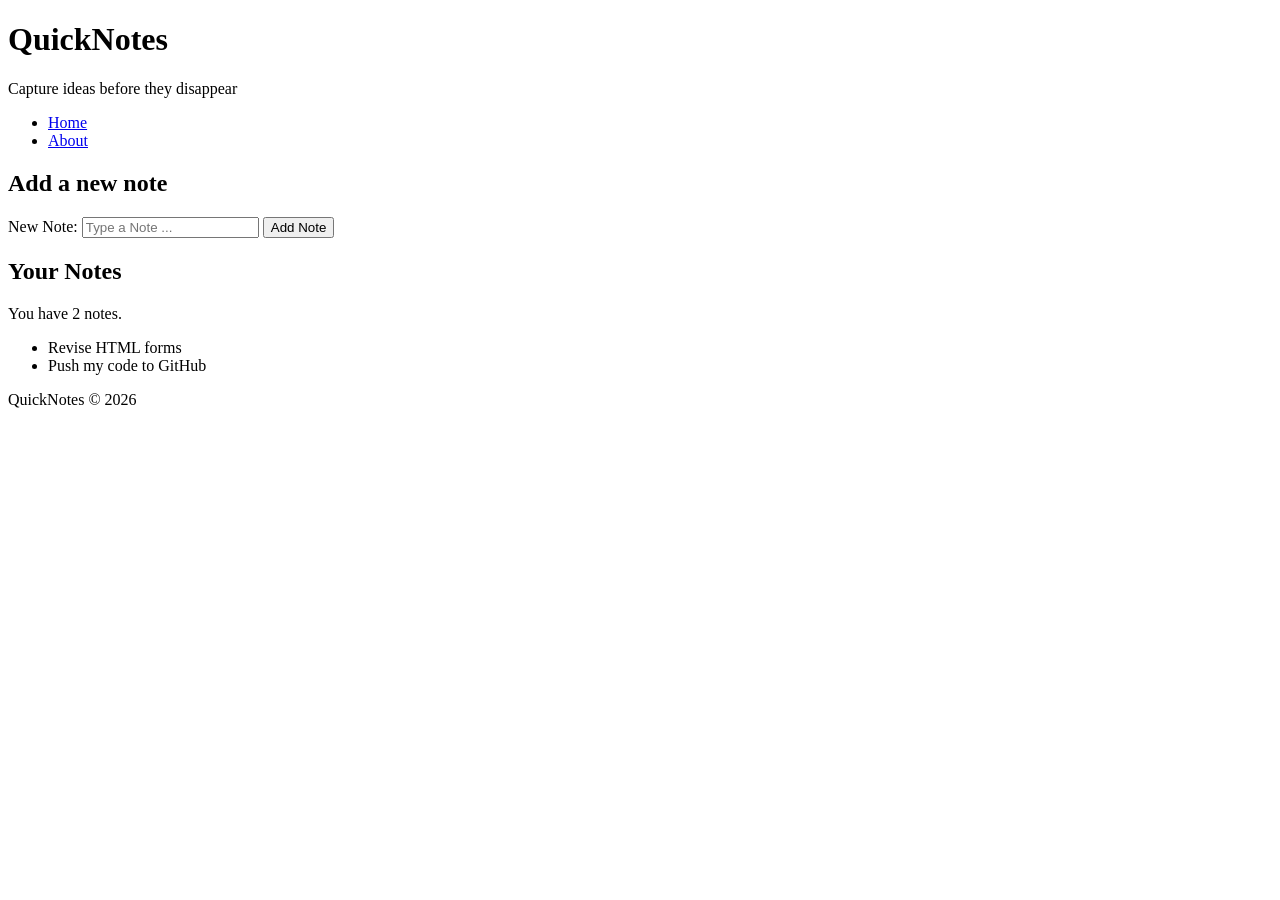
<file: day1/index.html>
<!DOCTYPE html>
<html lang="en">
<head>
    <meta charset="UTF-8">
    <meta name="viewport" content="width=device-width, initial-scale=1.0">
    <title>QuickNotes</title>
</head>
<body>
    <header>
        <h1>QuickNotes</h1>
        <p>Capture ideas before they disappear </p>
        <nav>
            <ul>
                <li><a href="index.html">Home</a></li>
                <li><a href="about.html">About</a></li>
            </ul>
            </nav>
    </header>
<main>
    <section>
        <h2>Add a new note</h2>
        <form id="note-form">
            <label for="note-input">New Note:</label>
            <input type="text" id="note-input" placeholder="Type a Note ...">
            <button type="submit">Add Note</button>
        </form>
    </section>

    <section>
        <h2>Your Notes</h2>
        <p id="note-count">You have 2 notes.</p>
        <ul id="notes-list">
            <li>Revise HTML forms</li>
            <li>Push my code to GitHub</li>
        </ul>
    </section>

</main>
    <footer>
        <p>QuickNotes &copy; 2026</p>
    </footer>
</body>
</html>
</file>
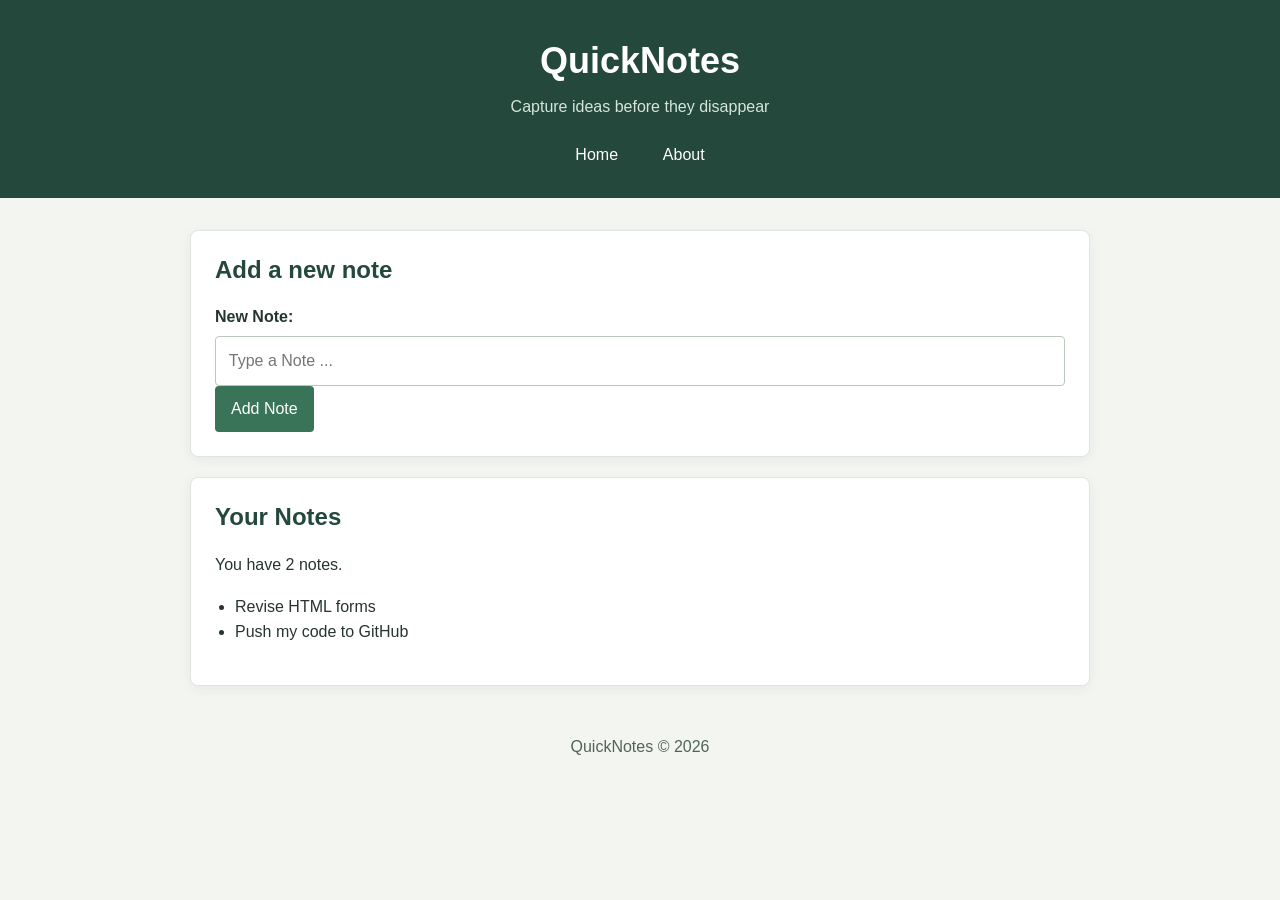
<file: day2/index.html>
<!DOCTYPE html>
<html lang="en">
<head>
    <meta charset="UTF-8">
    <meta name="viewport" content="width=device-width, initial-scale=1.0">
    <title>QuickNotes</title>
    <link rel="stylesheet" href="style.css">
</head>
<body>
    <header>
        <h1>QuickNotes</h1>
        <p>Capture ideas before they disappear </p>
        <nav>
            <ul>
                <li><a href="index.html">Home</a></li>
                <li><a href="about.html">About</a></li>
            </ul>
        </nav>
    </header>
    <main>
        <section>
            <h2>Add a new note</h2>
            <form id="note-form">
                <label for="note-input">New Note:</label>
                <input type="text" id="note-input" placeholder="Type a Note ...">
                <button type="submit">Add Note</button>
            </form>
        </section>

        <section>
            <h2>Your Notes</h2>
            <p id="note-count">You have 2 notes.</p>
            <ul id="notes-list">
                <li>Revise HTML forms</li>
                <li>Push my code to GitHub</li>
            </ul>
        </section>

    </main>
    <footer>
        <p>QuickNotes &copy; 2026</p>
    </footer>
</body>
</html>
</file>
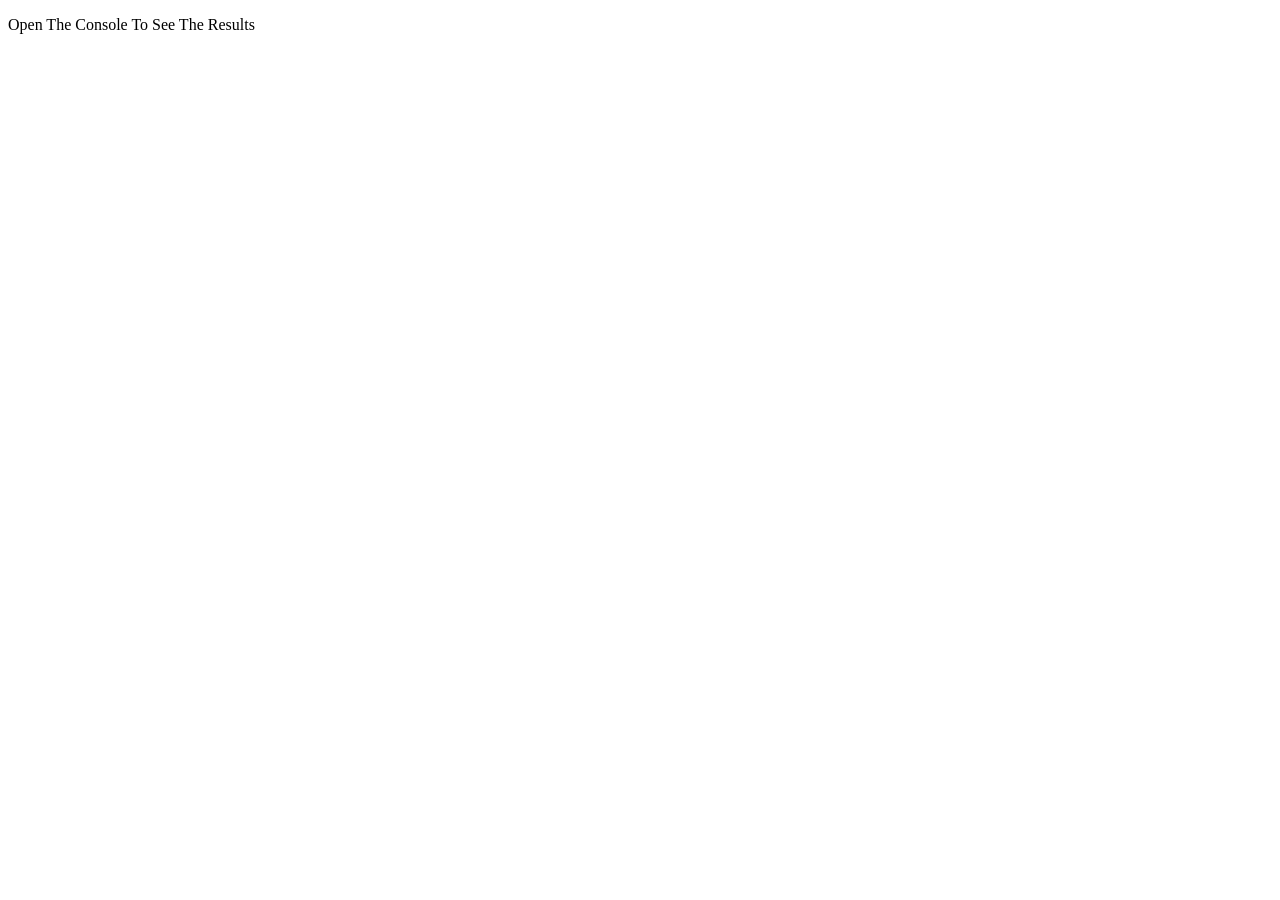
<file: day3/index.html>
<!DOCTYPE html>
<html lang="en">
<head>
    <meta charset="UTF-8">
    <meta name="viewport" content="width=device-width, initial-scale=1.0">
    <title>Notes Toolkit</title>
    <script src="script.js" defer></script>
</head>
<body>
    <p> Open The Console To See The Results </p>
</body>
</html>
</file>
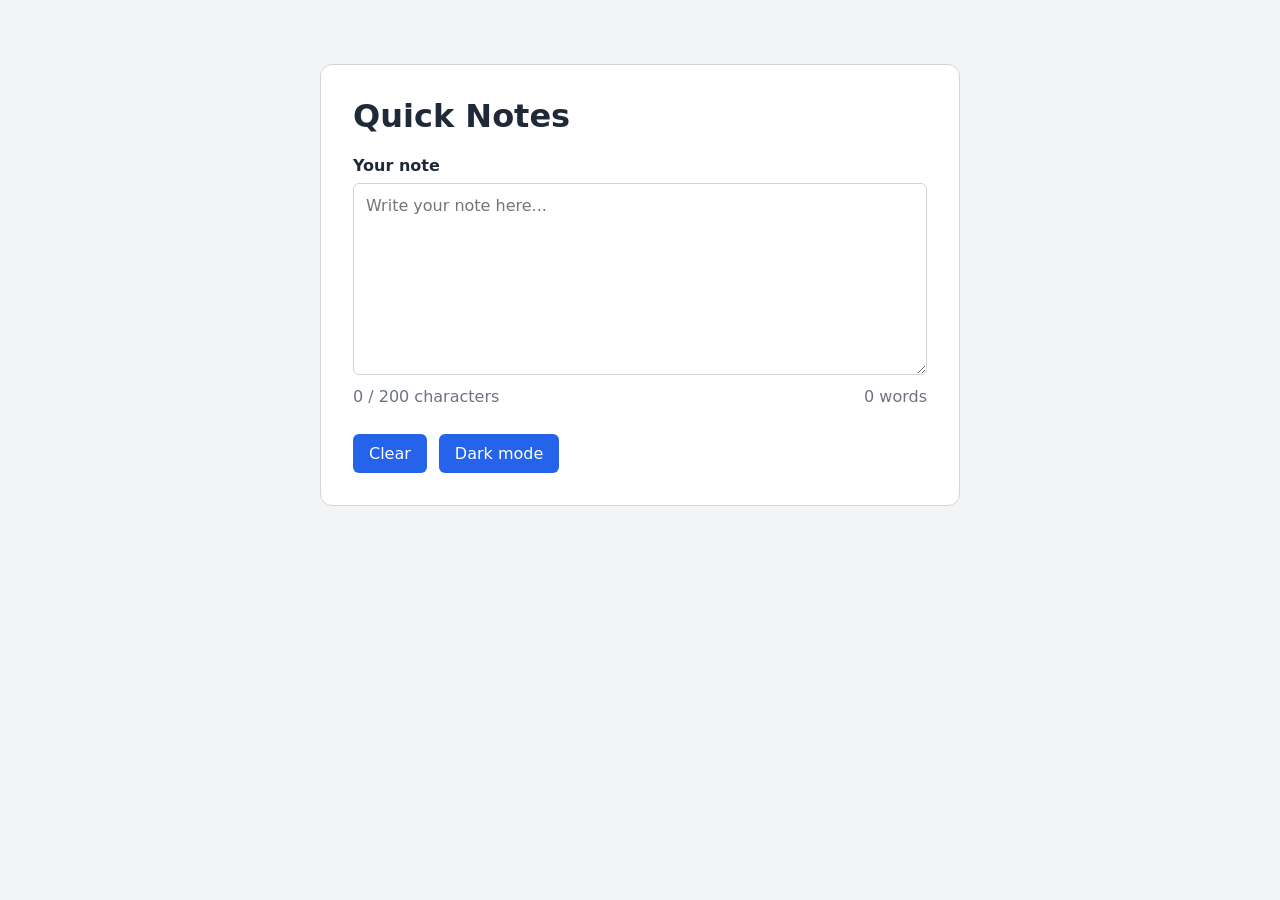
<file: day4/index.html>
<!DOCTYPE html>
<html lang="en">
<head>
    <meta charset="UTF-8">
    <meta name="viewport" content="width=device-width, initial-scale=1.0">
    <title>Quick Notes</title>
    <link rel="stylesheet" href="style.css">
    <script src="script.js" defer></script>
</head>
<body>
    <main class="notes-app">
        <h1>Quick Notes</h1>
        <label for="note-text">Your note</label>
        <textarea id="note-text" rows="8" placeholder="Write your note here..."></textarea>
        <div class="counts" aria-live="polite">
            <p id="char-count">0 / 200 characters</p>
            <p id="word-count">0 words</p>
        </div>
        <div class="actions">
            <button id="clear-btn" type="button">Clear</button>
            <button id="theme-toggle" type="button">Dark mode</button>
        </div>
    </main>
</body>
</html>
</file>
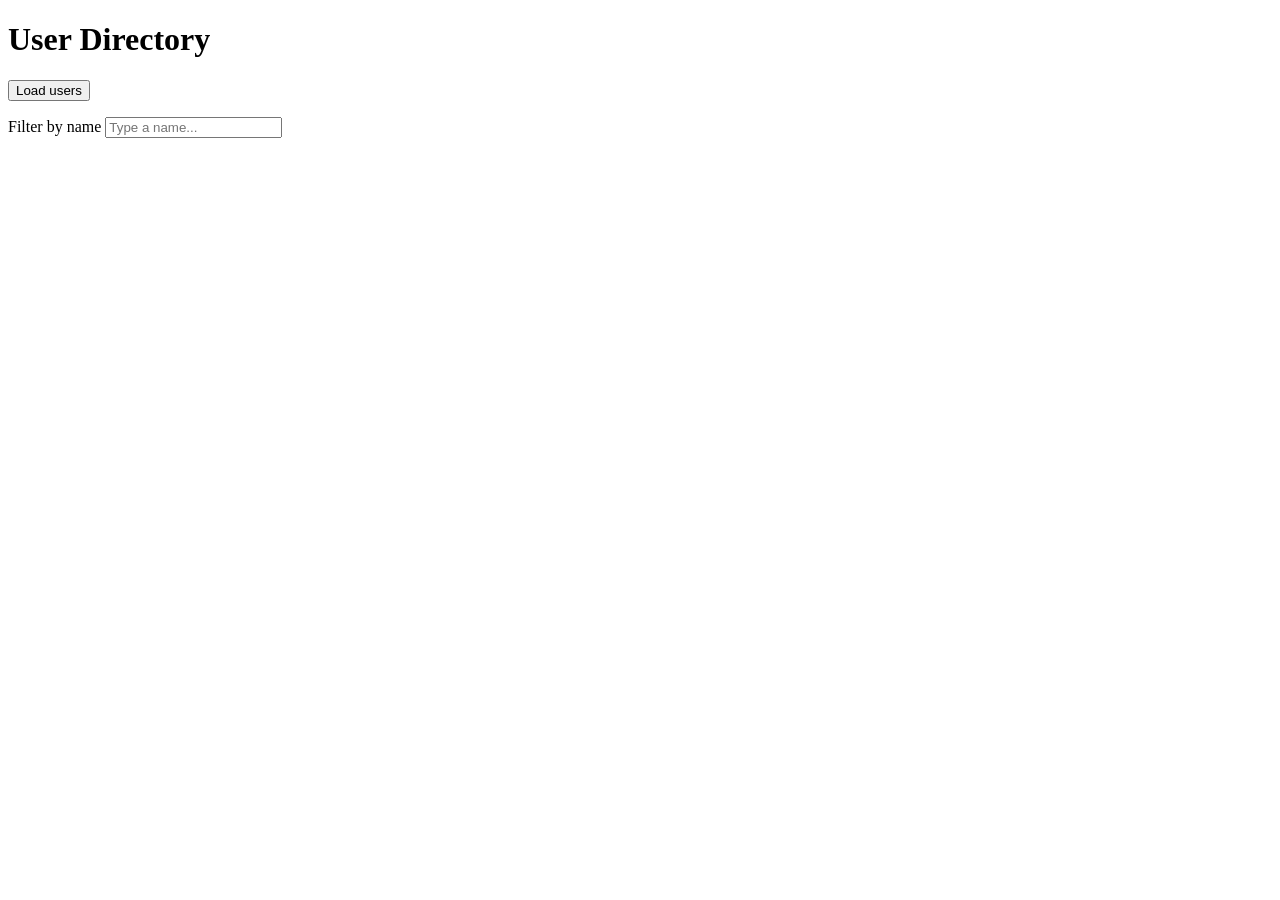
<file: day5/index.html>
<!DOCTYPE html>
<html lang="en">
<head>
    <meta charset="UTF-8">
    <meta name="viewport" content="width=device-width, initial-scale=1.0">
    <title>User Directory</title>
    <script src="users.js" defer></script>
</head>
<body>
    <main>
        <h1>User Directory</h1>
        <button id="load-users" type="button">Load users</button>
        <p id="status" aria-live="polite"></p>

        <label for="filter-input">Filter by name</label>
        <input id="filter-input" type="text" placeholder="Type a name...">

        <ul id="users-list"></ul>
    </main>
</body>
</html>
</file>
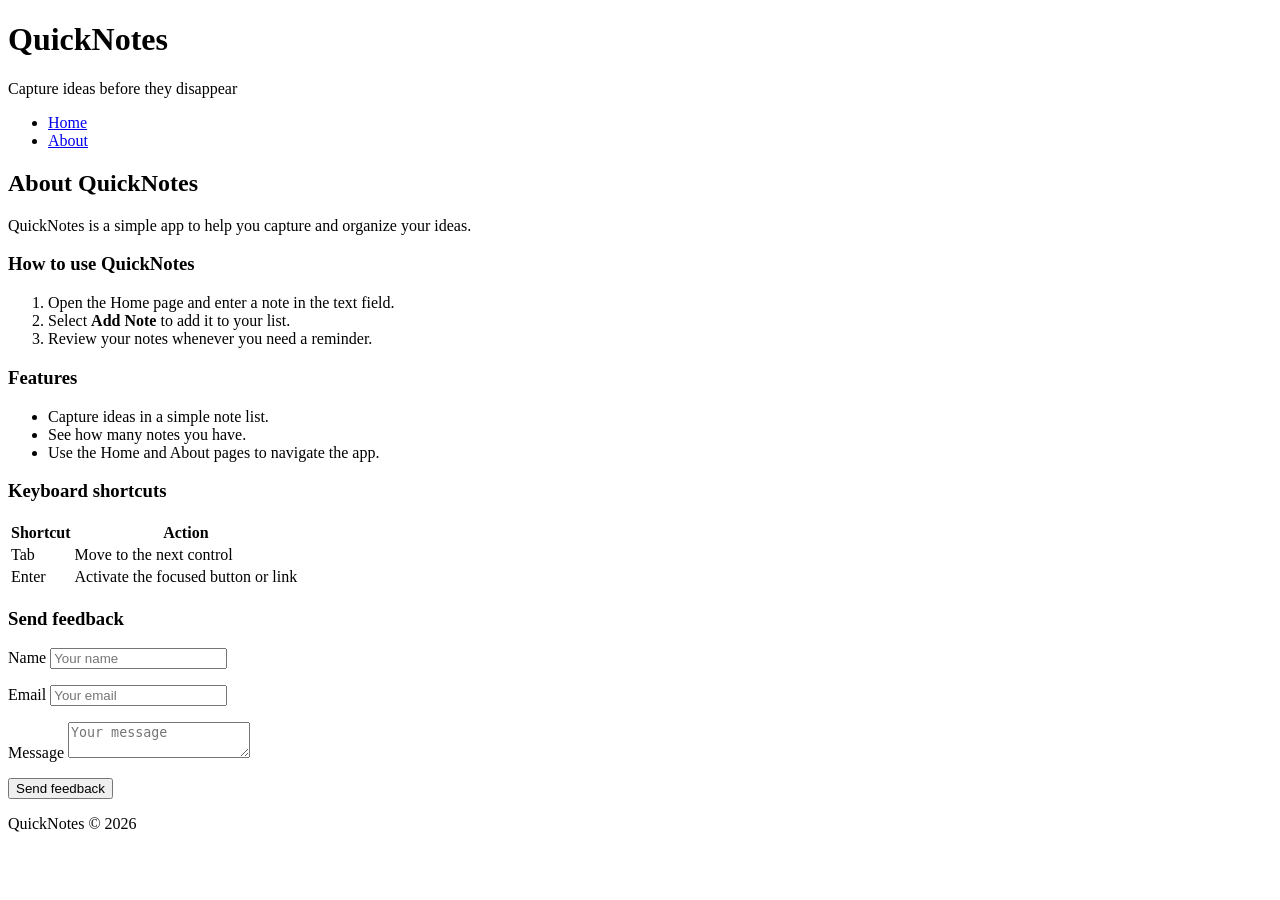
<file: day1/about.html>
<!DOCTYPE html>
<html lang="en">
<head>
    <meta charset="UTF-8">
    <meta name="viewport" content="width=device-width, initial-scale=1.0">
    <title>About QuickNotes</title>
</head>
<body>
    <header>
        <h1>QuickNotes</h1>
        <p>Capture ideas before they disappear </p>
        <nav>
            <ul>
                <li><a href="index.html">Home</a></li>
                <li><a href="about.html">About</a></li>
            </ul>
        </nav>
    </header>
    <main>
        <h2>About QuickNotes</h2>
        <p>QuickNotes is a simple app to help you capture and organize your ideas.</p>

        <section>
            <h3>How to use QuickNotes</h3>
            <ol>
                <li>Open the Home page and enter a note in the text field.</li>
                <li>Select <strong>Add Note</strong> to add it to your list.</li>
                <li>Review your notes whenever you need a reminder.</li>
            </ol>
        </section>

        <section>
            <h3>Features</h3>
            <ul>
                <li>Capture ideas in a simple note list.</li>
                <li>See how many notes you have.</li>
                <li>Use the Home and About pages to navigate the app.</li>
            </ul>
        </section>

        <section>
            <h3>Keyboard shortcuts</h3>
            <table>
                <thead>
                    <tr>
                        <th>Shortcut</th>
                        <th>Action</th>
                    </tr>
                </thead>
                <tbody>
                    <tr>
                        <td>Tab</td>
                        <td>Move to the next control</td>
                    </tr>
                    <tr>
                        <td>Enter</td>
                        <td>Activate the focused button or link</td>
                    </tr>
                </tbody>
            </table>
        </section>

        <section>
            <h3>Send feedback</h3>
            <form>
                <p>
                    <label for="name">Name</label>
                    <input type="text" id="name" name="name" placeholder="Your name" required>
                </p>
                <p>
                    <label for="email">Email</label>
                    <input type="email" id="email" name="email" placeholder="Your email" required>
                </p>
                <p>
                    <label for="message">Message</label>
                    <textarea id="message" name="message" placeholder="Your message" required></textarea>
                </p>
                <button type="submit">Send feedback</button>
            </form>
        </section>
    </main>
    <footer>
        <p>QuickNotes &copy; 2026</p>
    </footer>
</body>
</html>
</file>
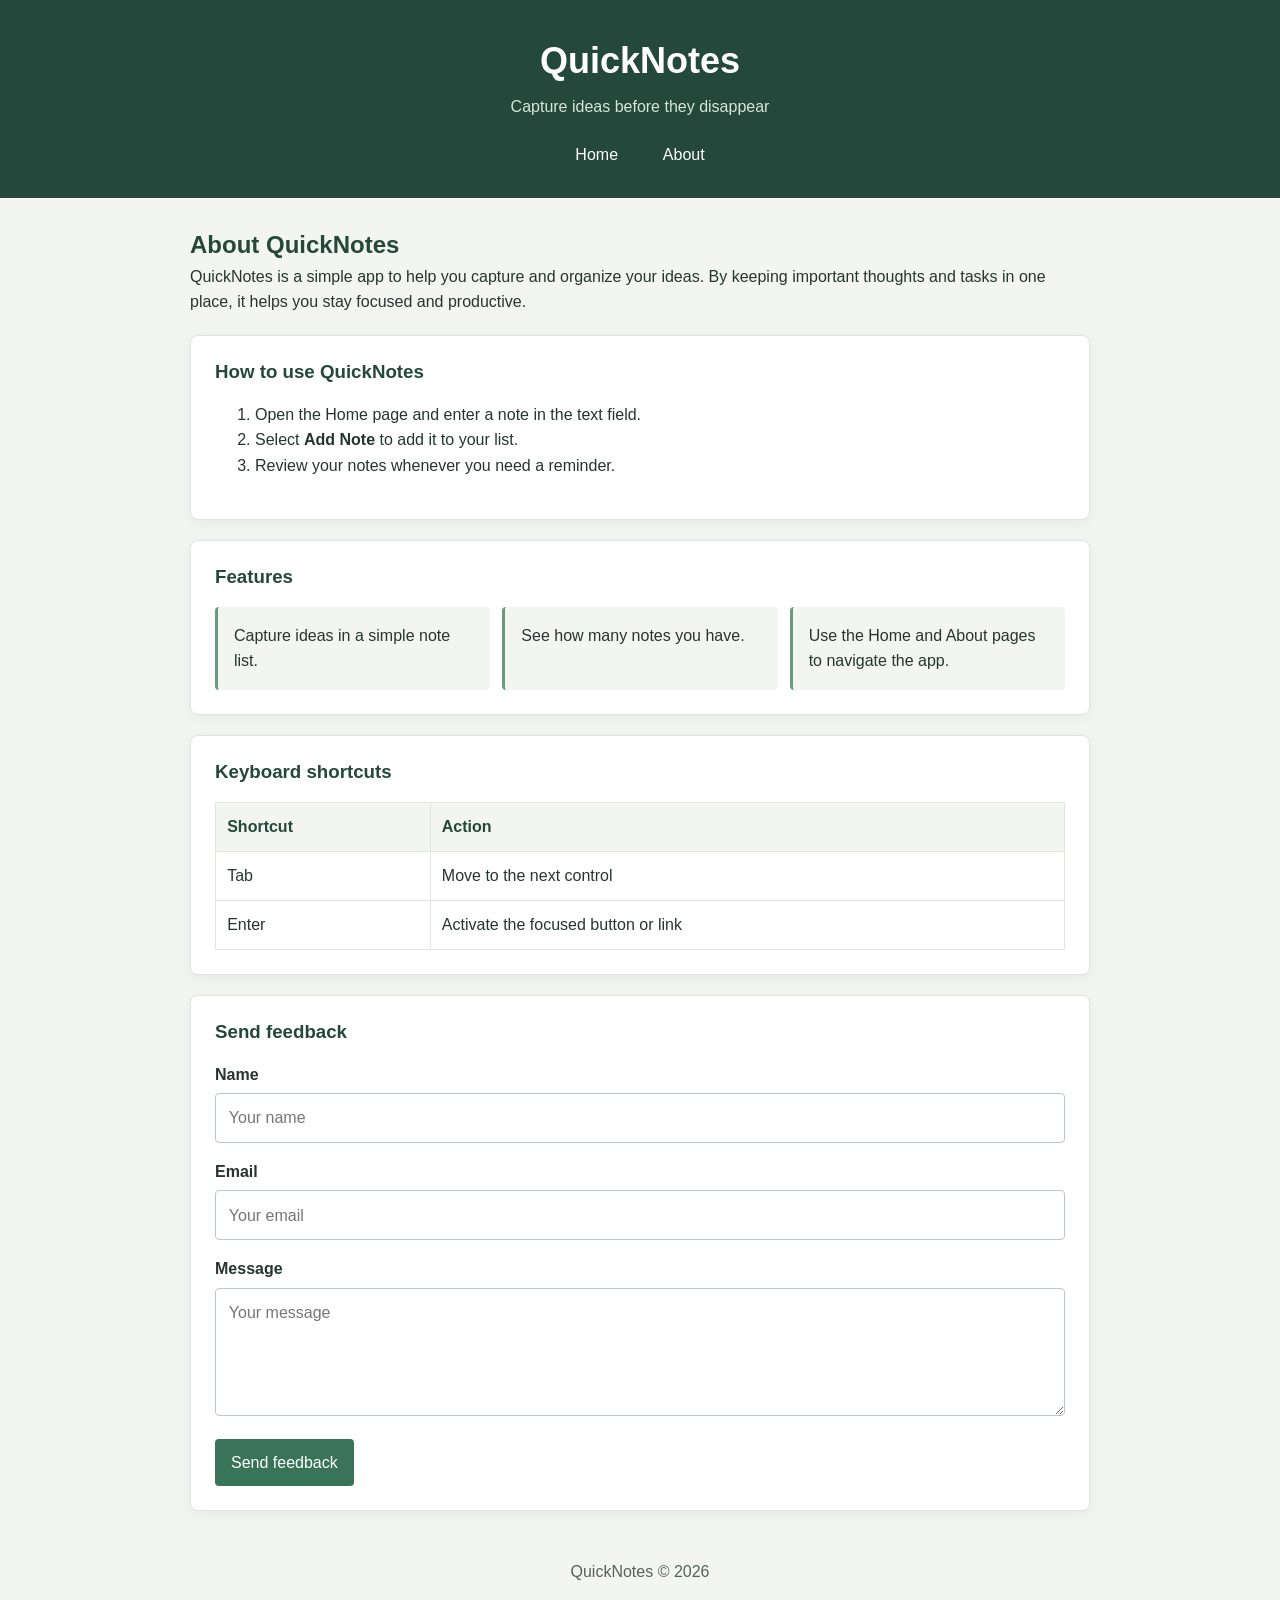
<file: day2/about.html>
<!DOCTYPE html>
<html lang="en">
<head>
    <meta charset="UTF-8">
    <meta name="viewport" content="width=device-width, initial-scale=1.0">
    <title>About QuickNotes</title>
    <link rel="stylesheet" href="style.css">
</head>
<body>
    <header>
        <h1>QuickNotes</h1>
        <p>Capture ideas before they disappear </p>
        <nav>
            <ul>
                <li><a href="index.html">Home</a></li>
                <li><a href="about.html">About</a></li>
            </ul>
        </nav>
    </header>
    <main>
        <h2>About QuickNotes</h2>
        <p>QuickNotes is a simple app to help you capture and organize your ideas. By keeping important thoughts and tasks in one place, it helps you stay focused and productive.</p>

        <section>
            <h3>How to use QuickNotes</h3>
            <ol>
                <li>Open the Home page and enter a note in the text field.</li>
                <li>Select <strong>Add Note</strong> to add it to your list.</li>
                <li>Review your notes whenever you need a reminder.</li>
            </ol>
        </section>

        <section>
            <h3>Features</h3>
            <ul class="features">
                <li>Capture ideas in a simple note list.</li>
                <li>See how many notes you have.</li>
                <li>Use the Home and About pages to navigate the app.</li>
            </ul>
        </section>

        <section>
            <h3>Keyboard shortcuts</h3>
            <table>
                <thead>
                    <tr>
                        <th>Shortcut</th>
                        <th>Action</th>
                    </tr>
                </thead>
                <tbody>
                    <tr>
                        <td>Tab</td>
                        <td>Move to the next control</td>
                    </tr>
                    <tr>
                        <td>Enter</td>
                        <td>Activate the focused button or link</td>
                    </tr>
                </tbody>
            </table>
        </section>

        <section>
            <h3>Send feedback</h3>
            <form>
                <p>
                    <label for="name">Name</label>
                    <input type="text" id="name" name="name" placeholder="Your name" required>
                </p>
                <p>
                    <label for="email">Email</label>
                    <input type="email" id="email" name="email" placeholder="Your email" required>
                </p>
                <p>
                    <label for="message">Message</label>
                    <textarea id="message" name="message" placeholder="Your message" required></textarea>
                </p>
                <button type="submit">Send feedback</button>
            </form>
        </section>
    </main>
    <footer>
        <p>QuickNotes &copy; 2026</p>
    </footer>
</body>
</html>
</file>
<file: day2/style.css>
* {
    box-sizing: border-box;
}

body {
    margin: 0;
    background: #f3f5f1;
    color: #26352f;
    font-family: Arial, sans-serif;
    line-height: 1.6;
}

header {
    padding: 2rem 1rem 1.5rem;
    background: #24483b;
    color: #fff;
    text-align: center;
}

header h1 {
    margin: 0;
    font-size: 2.25rem;
}

header p {
    margin: 0.25rem 0 1rem;
    color: #d7e5dc;
}

nav ul {
    display: flex;
    justify-content: center;
    gap: 16px;
    margin: 0;
    padding: 0;
    list-style: none;
}

nav a {
    display: inline-block;
    padding: 0.4rem 0.9rem;
    border-radius: 4px;
    color: #fff;
    text-decoration: none;
    transition: background-color 180ms ease, color 180ms ease;
}

nav a:hover,
nav a:focus-visible {
    background: #d7e5dc;
    color: #24483b;
}

main {
    width: calc(100% - 2rem);
    max-width: 900px;
    margin: 2rem auto;
}

main > section {
    margin: 1.25rem 0;
    padding: 1.5rem;
    border: 1px solid #e0e6df;
    border-radius: 8px;
    background: #fff;
    box-shadow: 0 3px 12px rgb(38 53 47 / 6%);
}

main > h2 {
    margin-bottom: 0.25rem;
}

main > h2 + p {
    margin-top: 0;
}

h2,
h3 {
    color: #24483b;
    line-height: 1.25;
}

main > section h2,
main > section h3 {
    margin-top: 0;
}

ul.features {
    display: grid;
    grid-template-columns: repeat(auto-fit, minmax(180px, 1fr));
    gap: 0.75rem;
    margin: 0;
    padding: 0;
    list-style: none;
}

ul.features li {
    padding: 1rem;
    border-left: 3px solid #6b9b7c;
    border-radius: 4px;
    background: #f3f5f1;
}

#notes-list {
    padding-left: 1.25rem;
}

form p {
    margin: 0 0 1rem;
}

label {
    display: block;
    margin-bottom: 0.35rem;
    font-weight: 600;
}

input,
textarea {
    width: 100%;
    padding: 0.7rem 0.8rem;
    border: 1px solid #bbc8bd;
    border-radius: 4px;
    background: #fff;
    color: inherit;
    font: inherit;
}

input:focus,
textarea:focus {
    border-color: #397458;
    outline: 2px solid rgb(57 116 88 / 20%);
}

textarea {
    min-height: 8rem;
    resize: vertical;
}

button {
    padding: 0.65rem 1rem;
    border: 0;
    border-radius: 4px;
    background: #397458;
    color: #fff;
    cursor: pointer;
    font: inherit;
    transition: background-color 180ms ease, transform 180ms ease;
}

button:hover,
button:focus-visible {
    background: #24483b;
    transform: translateY(-1px);
}

table {
    width: 100%;
    border-collapse: collapse;
    text-align: left;
}

th,
td {
    padding: 0.7rem;
    border: 1px solid #e0e6df;
}

th {
    background: #f3f5f1;
    color: #24483b;
}

footer {
    padding: 1rem;
    color: #52645a;
    text-align: center;
}

footer p {
    margin: 0;
}

@media (max-width: 600px) {
    header {
        padding: 1.25rem 0.75rem 1rem;
    }

    header h1 {
        font-size: 1.75rem;
    }

    main {
        width: calc(100% - 1.25rem);
        margin: 1.25rem auto;
    }

    main > section {
        padding: 1rem;
    }
}
</file>
<file: day4/style.css>
:root {
    color-scheme: light;
    --background: #f3f4f6;
    --surface: #ffffff;
    --text: #1f2937;
    --muted: #6b7280;
    --border: #d1d5db;
    --button: #2563eb;
    --button-text: #ffffff;
    --warning: #c2410c;
    --over: #b91c1c;
}

body.dark {
    color-scheme: dark;
    --background: #111827;
    --surface: #1f2937;
    --text: #f9fafb;
    --muted: #d1d5db;
    --border: #4b5563;
    --button: #3b82f6;
    --button-text: #ffffff;
    --warning: #fb923c;
    --over: #f87171;
}

* {
    box-sizing: border-box;
}

body {
    min-height: 100vh;
    margin: 0;
    padding: 2rem 1rem;
    background: var(--background);
    color: var(--text);
    font-family: system-ui, sans-serif;
    transition: background-color 160ms ease, color 160ms ease;
}

.notes-app {
    width: min(100%, 40rem);
    margin: 2rem auto;
    padding: 2rem;
    border: 1px solid var(--border);
    border-radius: 0.75rem;
    background: var(--surface);
}

h1 {
    margin-top: 0;
}

label {
    display: block;
    margin-bottom: 0.5rem;
    font-weight: 600;
}

textarea {
    display: block;
    width: 100%;
    min-height: 12rem;
    padding: 0.75rem;
    border: 1px solid var(--border);
    border-radius: 0.375rem;
    background: var(--surface);
    color: var(--text);
    font: inherit;
    resize: vertical;
}

.counts {
    display: flex;
    justify-content: space-between;
    gap: 1rem;
    color: var(--muted);
}

.counts p {
    margin: 0.75rem 0;
}

#char-count.warning {
    color: var(--warning);
}

#char-count.over {
    color: var(--over);
    font-weight: 700;
}

.actions {
    display: flex;
    flex-wrap: wrap;
    gap: 0.75rem;
    margin-top: 1rem;
}

button {
    padding: 0.625rem 1rem;
    border: 0;
    border-radius: 0.375rem;
    background: var(--button);
    color: var(--button-text);
    font: inherit;
    cursor: pointer;
}

button:focus-visible,
textarea:focus-visible {
    outline: 3px solid var(--warning);
    outline-offset: 2px;
}
</file>
